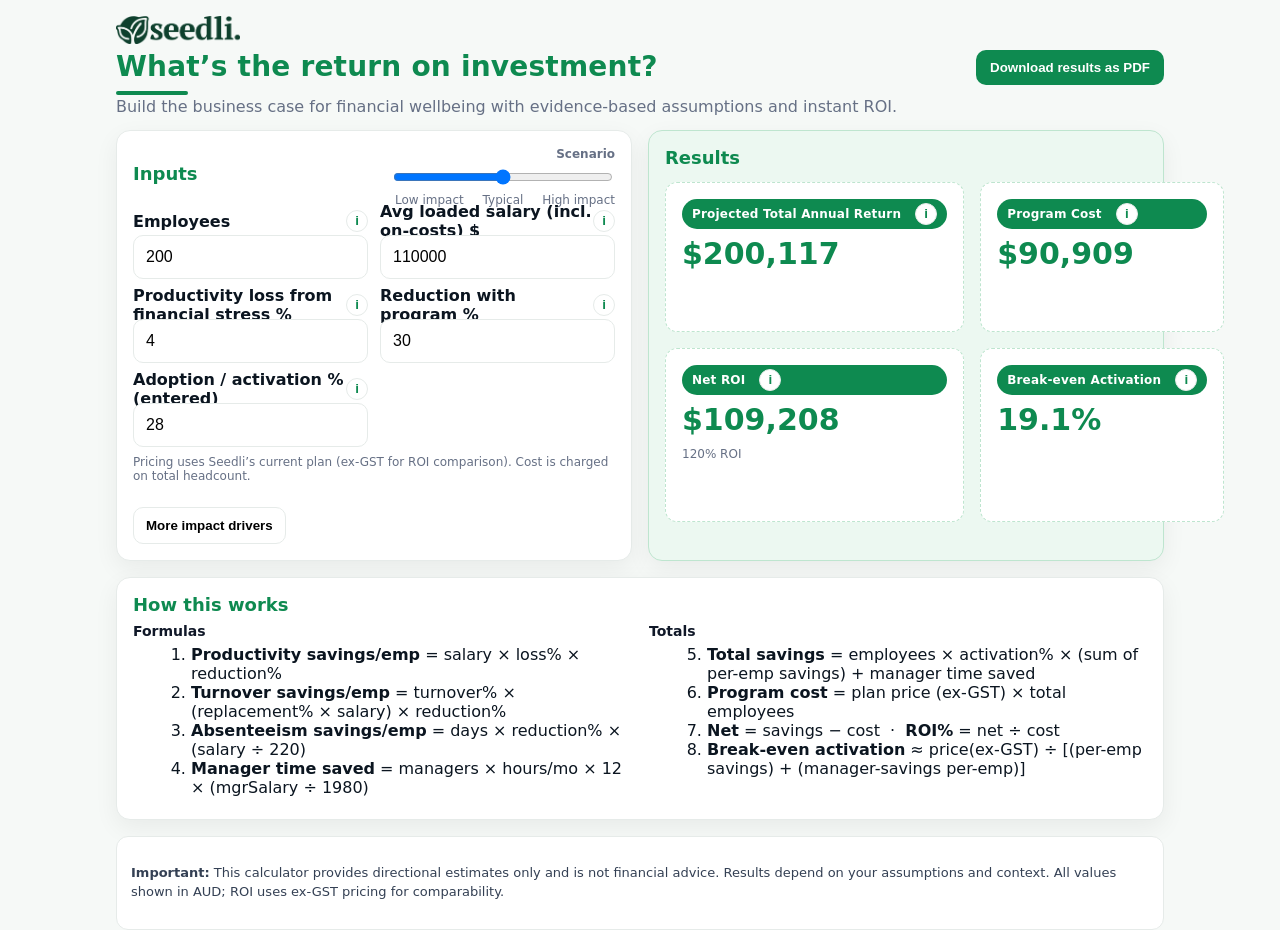
<file: index.html>
<!doctype html>
<html lang="en" data-color-scheme="seedli">
<head>
  <meta charset="utf-8" />
  <meta name="viewport" content="width=device-width,initial-scale=1" />
  <title>Seedli — Financial Wellbeing ROI Calculator</title>
  <meta name="theme-color" content="#0E8A50" />
  <link rel="stylesheet" href="assets/styles.css" />
  <style>
    /* One-page A4 print */
    @page { size: A4; margin: 10mm; }
    @media print{
      .no-print, .adv, .info, .negative-hint { display:none !important; }
      body{ background:#fff !important; }
      .wrap{ max-width:960px; padding:0; }
      .card{ box-shadow:none !important; border-color:#e5e7eb !important; padding:10px !important; }
      .out-2x2{ gap:10px !important; }
      .kval{ font-size:20px !important; }
      .how h4{ font-size:12px !important; }
      .how ol{ font-size:12px !important; }
      .avoid-break{ break-inside: avoid; page-break-inside: avoid; }
      .tip-pop{ display:none !important; }
    }
  </style>
</head>
<body>
  <header class="site-head">
    <img class="brand" id="brandLogo" src="assets/seedli-logo.png" alt="Seedli"/>
  </header>

  <main class="wrap" aria-labelledby="page-title">
    <header class="page-head">
      <div>
        <h1 id="page-title">What’s the return on investment?</h1>
        <span class="title-underline" aria-hidden="true"></span>
        <p class="lead">Build the business case for financial wellbeing with evidence-based assumptions and instant ROI.</p>
      </div>
      <div class="actions no-print">
        <button id="pdfBtn" class="btn">Download results as PDF</button>
      </div>
    </header>

    <section class="grid">
      <!-- Inputs -->
      <article class="card avoid-break left" aria-labelledby="inputs-title">
        <div class="input-head">
          <h2 id="inputs-title" class="card-title">Inputs</h2>

          <!-- 3-stop slider -->
          <div class="preset">
            <label class="preset-label" for="presetRange">Scenario</label>
            <input id="presetRange" type="range" min="0" max="2" step="1" value="1" class="preset-range no-print" />
            <div class="preset-marks no-print">
              <span>Low impact</span><span>Typical</span><span>High impact</span>
            </div>
          </div>
        </div>

        <!-- Core inputs -->
        <div class="inputs-grid">
          <div class="field">
            <div class="field-top">
              <label for="employees">Employees</label>
              <button class="info" data-tip="tip-employees" aria-label="About employees">i</button>
            </div>
            <input id="employees" type="number" inputmode="numeric" value="200" min="1" step="1" />
            <div id="tip-employees" class="tip-pop">Total staff in scope. Use headcount, not FTE.</div>
          </div>

          <div class="field">
            <div class="field-top">
              <label for="salary">Avg loaded salary (incl. on-costs) $</label>
              <button class="info" data-tip="tip-salary" aria-label="About salary">i</button>
            </div>
            <input id="salary" type="number" inputmode="numeric" value="110000" min="0" step="500" />
            <div id="tip-salary" class="tip-pop">Base salary + super, leave, payroll tax, insurance.</div>
          </div>

          <div class="field">
            <div class="field-top">
              <label for="lossPct">Productivity loss from financial stress %</label>
              <button class="info" data-tip="tip-loss" aria-label="About productivity loss">i</button>
            </div>
            <input id="lossPct" type="number" inputmode="decimal" value="4.0" min="0" max="20" step="0.1" />
            <div id="tip-loss" class="tip-pop">Estimated % of work value lost (absenteeism + presenteeism). Typical planning range 3–5%.</div>
          </div>

          <div class="field">
            <div class="field-top">
              <label for="reductionPct">Reduction with program %</label>
              <button class="info" data-tip="tip-reduction" aria-label="About reduction with program">i</button>
            </div>
            <input id="reductionPct" type="number" inputmode="numeric" value="30" min="0" max="100" step="1" />
            <div id="tip-reduction" class="tip-pop">Expected reduction in stress-related loss after Seedli is in place. Plan 20–35% based on rollout maturity.</div>
          </div>

          <div class="field">
            <div class="field-top">
              <label for="adoptionPct">Adoption / activation % (entered)</label>
              <button class="info" data-tip="tip-adoption" aria-label="About adoption">i</button>
            </div>
            <input id="adoptionPct" type="number" inputmode="numeric" value="28" min="0" max="100" step="1" />
            <div id="tip-adoption" class="tip-pop">We treat activation as “any Seedli use” (coaching, workshops, tools, content). Calculator uses <b>effective activation</b> = entered × 1.5, capped at 45%.</div>
          </div>
        </div>

        <p class="muted small lock-note">Pricing uses Seedli’s current plan (ex-GST for ROI comparison). Cost is charged on total headcount.</p>

        <!-- Advanced -->
        <button class="adv-toggle no-print" aria-expanded="false" aria-controls="adv">More impact drivers</button>
        <div class="adv" id="adv">
          <h3 class="adv-title">Turnover</h3>
          <div class="inputs-grid">
            <div class="field">
              <div class="field-top">
                <label for="turnoverRate">Turnover rate %</label>
                <button class="info" data-tip="tip-trate">i</button>
              </div>
              <input id="turnoverRate" type="number" value="13" min="0" max="100" step="0.1" />
              <div id="tip-trate" class="tip-pop">Annual voluntary turnover for in-scope roles.</div>
            </div>
            <div class="field">
              <div class="field-top">
                <label for="turnoverReduction">Reduction with program %</label>
                <button class="info" data-tip="tip-tred">i</button>
              </div>
              <input id="turnoverReduction" type="number" value="10" min="0" max="100" step="0.1" />
              <div id="tip-tred" class="tip-pop">Expected relative reduction in exits among participants.</div>
            </div>
            <div class="field">
              <div class="field-top">
                <label for="replacementPct">Replacement cost % of salary</label>
                <button class="info" data-tip="tip-repl">i</button>
              </div>
              <input id="replacementPct" type="number" value="50" min="0" max="200" step="1" />
              <div id="tip-repl" class="tip-pop">All-in backfill cost (recruitment, ramp, lost productivity). 40–60% is common.</div>
            </div>
          </div>

          <h3 class="adv-title">Absenteeism</h3>
          <div class="inputs-grid">
            <div class="field">
              <div class="field-top">
                <label for="daysAbsence">Absenteeism days / employee / year</label>
                <button class="info" data-tip="tip-adays">i</button>
              </div>
              <input id="daysAbsence" type="number" value="3.5" min="0" max="30" step="0.1" />
              <div id="tip-adays" class="tip-pop">Annual days lost to stress-related absence.</div>
            </div>
            <div class="field">
              <div class="field-top">
                <label for="absenceReduction">Reduction with program %</label>
                <button class="info" data-tip="tip-ared">i</button>
              </div>
              <input id="absenceReduction" type="number" value="15" min="0" max="100" step="0.1" />
              <div id="tip-ared" class="tip-pop">Expected reduction in days absent among participants.</div>
            </div>
          </div>

          <h3 class="adv-title">Manager time saved</h3>
          <div class="inputs-grid">
            <div class="field">
              <div class="field-top">
                <label for="managerRatio">Employees per manager</label>
                <button class="info" data-tip="tip-mratio">i</button>
              </div>
              <input id="managerRatio" type="number" value="10" min="1" step="1" />
              <div id="tip-mratio" class="tip-pop">Team size per manager (to estimate manager time saved).</div>
            </div>
            <div class="field">
              <div class="field-top">
                <label for="mgrHours">Hours saved / manager / month</label>
                <button class="info" data-tip="tip-mhrs">i</button>
              </div>
              <input id="mgrHours" type="number" value="1.0" min="0" step="0.1" />
              <div id="tip-mhrs" class="tip-pop">Time managers get back from fewer money-related escalations.</div>
            </div>
            <div class="field">
              <div class="field-top">
                <label for="mgrSalary">Avg manager salary $</label>
                <button class="info" data-tip="tip-msal">i</button>
              </div>
              <input id="mgrSalary" type="number" value="140000" min="0" step="500" />
              <div id="tip-msal" class="tip-pop">Used to value time saved (salary ÷ 1,980 hrs ≈ hourly rate).</div>
            </div>
          </div>
        </div>
      </article>

      <!-- Results -->
      <article class="card avoid-break right kpis" aria-labelledby="results-title">
        <div class="kpis-head">
          <h2 id="results-title" class="card-title">Results</h2>
        </div>

        <div class="out out-2x2">
          <section class="kbox">
            <div class="tag">
              Projected Total Annual Return
              <button class="info" data-tip="tip-savings">i</button>
            </div>
            <p id="savings" class="kval" role="status" aria-live="polite">$0</p>
            <div id="tip-savings" class="tip-pop">Sum of productivity, turnover, absenteeism and manager-time savings (weighted by activation).</div>
          </section>

          <section class="kbox">
            <div class="tag">
              Program Cost
              <button class="info" data-tip="tip-cost">i</button>
            </div>
            <p id="cost" class="kval" role="status" aria-live="polite">$0</p>
            <div id="tip-cost" class="tip-pop">Ex-GST. Plan price × total employees (charged company-wide).</div>
          </section>

          <section class="kbox">
            <div class="tag">
              Net ROI
              <button class="info" data-tip="tip-net">i</button>
            </div>
            <p id="net" class="kval" role="status" aria-live="polite">$0</p>
            <p id="roiPct" class="muted small"></p>
            <div id="tip-net" class="tip-pop">Annual return minus program cost. ROI% = Net ÷ Cost.</div>
            <p id="negHint" class="negative-hint"></p>
          </section>

          <section class="kbox">
            <div class="tag">
              Break-even Activation
              <button class="info" data-tip="tip-break">i</button>
            </div>
            <p id="breakeven" class="kval" role="status" aria-live="polite">—</p>
            <div id="tip-break" class="tip-pop">% of staff required so annual savings = program cost.</div>
          </section>
        </div>
      </article>

      <!-- How this works -->
      <aside class="card avoid-break span12 how">
        <h2 class="card-title">How this works</h2>
        <div class="how-grid">
          <div>
            <h4>Formulas</h4>
            <ol>
              <li><b>Productivity savings/emp</b> = salary × loss% × reduction%</li>
              <li><b>Turnover savings/emp</b> = turnover% × (replacement% × salary) × reduction%</li>
              <li><b>Absenteeism savings/emp</b> = days × reduction% × (salary ÷ 220)</li>
              <li><b>Manager time saved</b> = managers × hours/mo × 12 × (mgrSalary ÷ 1980)</li>
            </ol>
          </div>
          <div>
            <h4>Totals</h4>
            <ol start="5">
              <li><b>Total savings</b> = employees × activation% × (sum of per-emp savings) + manager time saved</li>
              <li><b>Program cost</b> = plan price (ex-GST) × total employees</li>
              <li><b>Net</b> = savings − cost &nbsp;·&nbsp; <b>ROI%</b> = net ÷ cost</li>
              <li><b>Break-even activation</b> ≈ price(ex-GST) ÷ [(per-emp savings) + (manager-savings per-emp)]</li>
            </ol>
          </div>
        </div>
      </aside>

      <aside class="disclosure span12 avoid-break">
        <p><b>Important:</b> This calculator provides directional estimates only and is not financial advice. Results depend on your assumptions and context. All values shown in AUD; ROI uses ex-GST pricing for comparability.</p>
      </aside>
    </section>
  </main>

  <script src="assets/app.js"></script>
  <script>
    // Logo fallback: try SVG if PNG missing
    const logo = document.getElementById('brandLogo');
    if (logo){
      logo.onerror = () => {
        if(!logo.dataset.triedSvg){
          logo.dataset.triedSvg = '1';
          logo.src = 'assets/seedli-logo.svg';
        }else{
          logo.style.display = 'none';
        }
      };
    }
  </script>
</body>
</html>
</file>
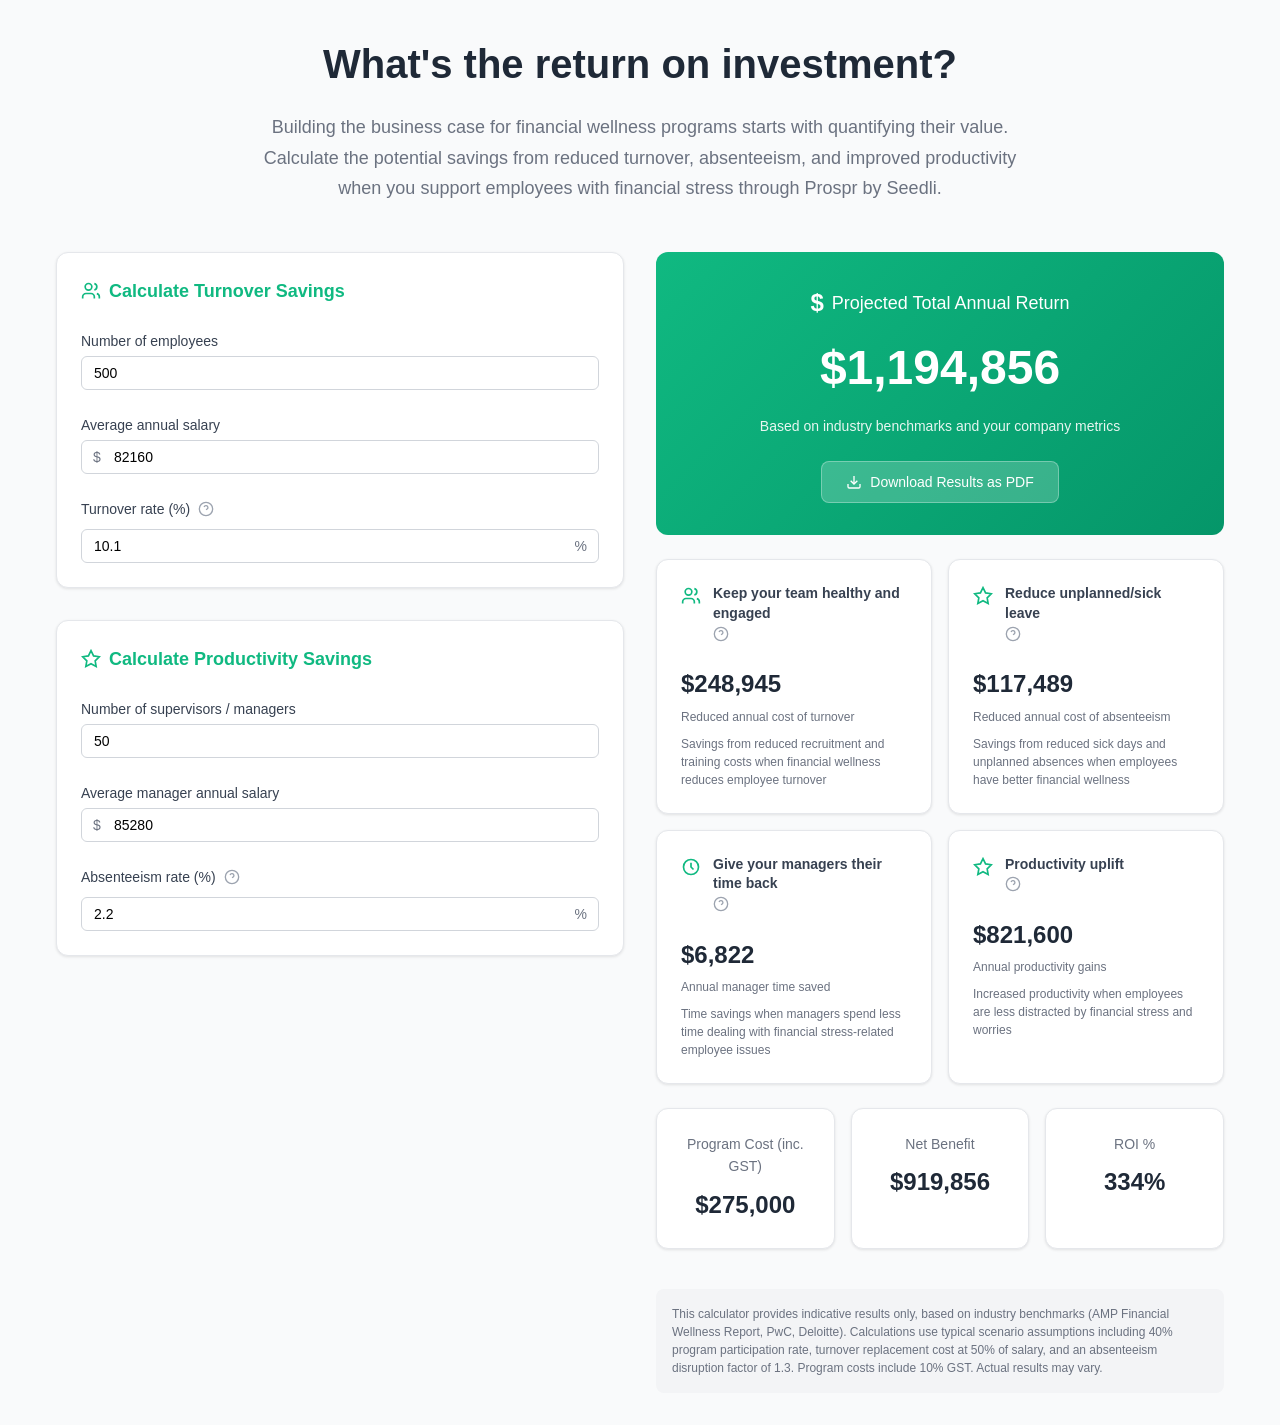
<file: index.singlefile.html>
<!DOCTYPE html>
<html lang="en">
<head>
    <meta charset="UTF-8">
    <meta name="viewport" content="width=device-width, initial-scale=1.0">
    <title>ROI Calculator - Return on Investment</title>
    <style>
/* Reset and base styles */
* {
    margin: 0;
    padding: 0;
    box-sizing: border-box;
}

body {
    font-family: -apple-system, BlinkMacSystemFont, 'Segoe UI', Roboto, 'Helvetica Neue', Arial, sans-serif;
    line-height: 1.6;
    color: #374151;
    background-color: #f9fafb;
}

.container {
    max-width: 1200px;
    margin: 0 auto;
    padding: 2rem 1rem;
}

/* Header styles */
.header {
    text-align: center;
    margin-bottom: 3rem;
}

.main-title {
    font-size: 2.5rem;
    font-weight: 700;
    color: #1f2937;
    margin-bottom: 1rem;
}

.subtitle {
    font-size: 1.125rem;
    color: #6b7280;
    max-width: 800px;
    margin: 0 auto;
    line-height: 1.7;
}

/* Calculator layout */
.calculator-layout {
    display: grid;
    grid-template-columns: 1fr 1fr;
    gap: 2rem;
    align-items: start;
}

@media (max-width: 768px) {
    .calculator-layout {
        grid-template-columns: 1fr;
    }
}

/* Input section styles */
.inputs-section {
    display: flex;
    flex-direction: column;
    gap: 2rem;
}

.input-group {
    background: white;
    border-radius: 12px;
    padding: 1.5rem;
    box-shadow: 0 1px 3px rgba(0, 0, 0, 0.1);
    border: 1px solid #e5e7eb;
}

.section-header {
    display: flex;
    align-items: center;
    gap: 0.5rem;
    margin-bottom: 1.5rem;
}

.section-icon {
    color: #10b981;
}

.section-title {
    font-size: 1.125rem;
    font-weight: 600;
    color: #10b981;
}

.form-group {
    margin-bottom: 1.5rem;
}

.form-group:last-child {
    margin-bottom: 0;
}

.form-label {
    display: block;
    font-size: 0.875rem;
    font-weight: 500;
    color: #374151;
    margin-bottom: 0.25rem;
}

.label-with-tooltip {
    display: flex;
    align-items: center;
    gap: 0.5rem;
    margin-bottom: 0.25rem;
}

.help-icon {
    color: #9ca3af;
    cursor: help;
}

.form-input {
    width: 100%;
    padding: 0.5rem 0.75rem;
    border: 1px solid #d1d5db;
    border-radius: 6px;
    font-size: 0.875rem;
    background: white;
    transition: border-color 0.2s, box-shadow 0.2s;
}

.form-input:focus {
    outline: none;
    border-color: #10b981;
    box-shadow: 0 0 0 3px rgba(16, 185, 129, 0.1);
}

.input-wrapper {
    position: relative;
    display: flex;
    align-items: center;
}

.input-prefix {
    position: absolute;
    left: 0.75rem;
    color: #6b7280;
    font-size: 0.875rem;
    pointer-events: none;
}

.input-suffix {
    position: absolute;
    right: 0.75rem;
    color: #6b7280;
    font-size: 0.875rem;
    pointer-events: none;
}

.with-prefix {
    padding-left: 2rem;
}

.with-suffix {
    padding-right: 2rem;
}

/* Results section styles */
.results-section {
    display: flex;
    flex-direction: column;
    gap: 1.5rem;
}

.total-return-card {
    background: linear-gradient(135deg, #10b981 0%, #059669 100%);
    border-radius: 12px;
    padding: 2rem;
    text-align: center;
    color: white;
}

.return-header {
    display: flex;
    align-items: center;
    justify-content: center;
    gap: 0.5rem;
    margin-bottom: 0.5rem;
}

.dollar-sign {
    font-size: 1.5rem;
    font-weight: 600;
}

.return-label {
    font-size: 1.125rem;
    font-weight: 500;
}

.return-amount {
    font-size: 3rem;
    font-weight: 700;
    margin-bottom: 0.5rem;
}

.return-subtitle {
    font-size: 0.875rem;
    opacity: 0.9;
    margin-bottom: 1.5rem;
}

.download-btn {
    display: inline-flex;
    align-items: center;
    gap: 0.5rem;
    background: rgba(255, 255, 255, 0.2);
    border: 1px solid rgba(255, 255, 255, 0.3);
    color: white;
    padding: 0.75rem 1.5rem;
    border-radius: 8px;
    font-size: 0.875rem;
    font-weight: 500;
    cursor: pointer;
    transition: background-color 0.2s;
}

.download-btn:hover {
    background: rgba(255, 255, 255, 0.3);
}

/* Benefits grid */
.benefits-grid {
    display: grid;
    grid-template-columns: 1fr 1fr;
    gap: 1rem;
}

@media (max-width: 640px) {
    .benefits-grid {
        grid-template-columns: 1fr;
    }
}

.benefit-card {
    background: white;
    border-radius: 12px;
    padding: 1.5rem;
    box-shadow: 0 1px 3px rgba(0, 0, 0, 0.1);
    border: 1px solid #e5e7eb;
}

.benefit-header {
    display: flex;
    align-items: flex-start;
    gap: 0.75rem;
    margin-bottom: 1rem;
}

.benefit-icon {
    color: #10b981;
    flex-shrink: 0;
    margin-top: 0.125rem;
}

.benefit-title {
    font-size: 0.875rem;
    font-weight: 600;
    color: #374151;
    line-height: 1.4;
}

.benefit-tooltip {
    margin-left: auto;
}

.benefit-amount {
    font-size: 1.5rem;
    font-weight: 700;
    color: #1f2937;
    margin-bottom: 0.25rem;
}

.benefit-label {
    font-size: 0.75rem;
    font-weight: 500;
    color: #6b7280;
    margin-bottom: 0.5rem;
}

.benefit-description {
    font-size: 0.75rem;
    color: #6b7280;
    line-height: 1.5;
}

/* Summary cards */
.summary-cards {
    display: grid;
    grid-template-columns: repeat(3, 1fr);
    gap: 1rem;
}

@media (max-width: 640px) {
    .summary-cards {
        grid-template-columns: 1fr;
    }
}

.summary-card {
    background: white;
    border-radius: 12px;
    padding: 1.5rem;
    text-align: center;
    box-shadow: 0 1px 3px rgba(0, 0, 0, 0.1);
    border: 1px solid #e5e7eb;
}

.summary-label {
    font-size: 0.875rem;
    color: #6b7280;
    margin-bottom: 0.5rem;
}

.summary-amount {
    font-size: 1.5rem;
    font-weight: 700;
    color: #1f2937;
}

/* Disclaimer */
.disclaimer {
    background: #f3f4f6;
    border-radius: 8px;
    padding: 1rem;
    margin-top: 1rem;
}

.disclaimer p {
    font-size: 0.75rem;
    color: #6b7280;
    line-height: 1.5;
}

/* Responsive adjustments */
@media (max-width: 768px) {
    .main-title {
        font-size: 2rem;
    }
    
    .return-amount {
        font-size: 2.5rem;
    }
    
    .benefit-amount {
        font-size: 1.25rem;
    }
    
    .summary-amount {
        font-size: 1.25rem;
    }
}

/* Tooltip styles */
.tooltip-wrapper {
    position: relative;
}

.tooltip-wrapper:hover::after {
    content: attr(data-tooltip);
    position: absolute;
    bottom: 100%;
    left: 50%;
    transform: translateX(-50%);
    background: #1f2937;
    color: white;
    padding: 0.5rem;
    border-radius: 4px;
    font-size: 0.75rem;
    white-space: nowrap;
    z-index: 10;
    margin-bottom: 0.25rem;
}

.tooltip-wrapper:hover::before {
    content: '';
    position: absolute;
    bottom: 100%;
    left: 50%;
    transform: translateX(-50%);
    border: 4px solid transparent;
    border-top-color: #1f2937;
    z-index: 10;
}
    </style>
</head>
<body>
    <div class="container">
        <header class="header">
            <h1 class="main-title">What's the return on investment?</h1>
            <p class="subtitle">
                Building the business case for financial wellness programs starts with quantifying their value.
                Calculate the potential savings from reduced turnover, absenteeism, and improved productivity
                when you support employees with financial stress through Prospr by Seedli.
            </p>
        </header>

        <div class="calculator-layout">
            <div class="inputs-section">
                <div class="input-group">
                    <div class="section-header">
                        <svg class="section-icon" width="20" height="20" viewBox="0 0 24 24" fill="none" stroke="currentColor" stroke-width="2">
                            <path d="M16 21v-2a4 4 0 0 0-4-4H6a4 4 0 0 0-4 4v2"></path>
                            <circle cx="9" cy="7" r="4"></circle>
                            <path d="M22 21v-2a4 4 0 0 0-3-3.87"></path>
                            <path d="M16 3.13a4 4 0 0 1 0 7.75"></path>
                        </svg>
                        <h2 class="section-title">Calculate Turnover Savings</h2>
                    </div>
                    
                    <div class="form-group">
                        <label for="employees" class="form-label">Number of employees</label>
                        <input type="text" id="employees" class="form-input" placeholder="Enter number of employees" value="500">
                    </div>

                    <div class="form-group">
                        <label for="avgSalary" class="form-label">Average annual salary</label>
                        <div class="input-wrapper">
                            <span class="input-prefix">$</span>
                            <input type="text" id="avgSalary" class="form-input with-prefix" placeholder="82160" value="82160">
                        </div>
                    </div>

                    <div class="form-group">
                        <div class="label-with-tooltip">
                            <label for="turnoverRate" class="form-label">Turnover rate (%)</label>
                            <div class="tooltip-wrapper">
                                <svg class="help-icon" width="16" height="16" viewBox="0 0 24 24" fill="none" stroke="currentColor" stroke-width="2">
                                    <circle cx="12" cy="12" r="10"></circle>
                                    <path d="M9.09 9a3 3 0 0 1 5.83 1c0 2-3 3-3 3"></path>
                                    <path d="M12 17h.01"></path>
                                </svg>
                            </div>
                        </div>
                        <div class="input-wrapper">
                            <input type="text" id="turnoverRate" class="form-input with-suffix" placeholder="0.0" value="10.1">
                            <span class="input-suffix">%</span>
                        </div>
                    </div>
                </div>

                <div class="input-group">
                    <div class="section-header">
                        <svg class="section-icon" width="20" height="20" viewBox="0 0 24 24" fill="none" stroke="currentColor" stroke-width="2">
                            <path d="M12 2l3.09 6.26L22 9.27l-5 4.87 1.18 6.88L12 17.77l-6.18 3.25L7 14.14 2 9.27l6.91-1.01L12 2z"></path>
                        </svg>
                        <h2 class="section-title">Calculate Productivity Savings</h2>
                    </div>

                    <div class="form-group">
                        <label for="managers" class="form-label">Number of supervisors / managers</label>
                        <input type="text" id="managers" class="form-input" placeholder="Enter number of managers" value="50">
                    </div>

                    <div class="form-group">
                        <label for="avgManagerSalary" class="form-label">Average manager annual salary</label>
                        <div class="input-wrapper">
                            <span class="input-prefix">$</span>
                            <input type="text" id="avgManagerSalary" class="form-input with-prefix" placeholder="85280" value="85280">
                        </div>
                    </div>

                    <div class="form-group">
                        <div class="label-with-tooltip">
                            <label for="absenteeismRate" class="form-label">Absenteeism rate (%)</label>
                            <div class="tooltip-wrapper">
                                <svg class="help-icon" width="16" height="16" viewBox="0 0 24 24" fill="none" stroke="currentColor" stroke-width="2">
                                    <circle cx="12" cy="12" r="10"></circle>
                                    <path d="M9.09 9a3 3 0 0 1 5.83 1c0 2-3 3-3 3"></path>
                                    <path d="M12 17h.01"></path>
                                </svg>
                            </div>
                        </div>
                        <div class="input-wrapper">
                            <input type="text" id="absenteeismRate" class="form-input with-suffix" placeholder="0.0" value="2.2">
                            <span class="input-suffix">%</span>
                        </div>
                    </div>
                </div>
            </div>

            <div class="results-section">
                <div class="total-return-card">
                    <div class="return-header">
                        <span class="dollar-sign">$</span>
                        <span class="return-label">Projected Total Annual Return</span>
                    </div>
                    <div class="return-amount" id="totalReturn">$878,426</div>
                    <p class="return-subtitle">Based on industry benchmarks and your company metrics</p>
                    <button class="download-btn">
                        <svg width="16" height="16" viewBox="0 0 24 24" fill="none" stroke="currentColor" stroke-width="2">
                            <path d="M21 15v4a2 2 0 0 1-2 2H5a2 2 0 0 1-2-2v-4"></path>
                            <polyline points="7,10 12,15 17,10"></polyline>
                            <line x1="12" y1="15" x2="12" y2="3"></line>
                        </svg>
                        Download Results as PDF
                    </button>
                </div>

                <div class="benefits-grid">
                    <div class="benefit-card">
                        <div class="benefit-header">
                            <svg class="benefit-icon" width="20" height="20" viewBox="0 0 24 24" fill="none" stroke="currentColor" stroke-width="2">
                                <path d="M16 21v-2a4 4 0 0 0-4-4H6a4 4 0 0 0-4 4v2"></path>
                                <circle cx="9" cy="7" r="4"></circle>
                                <path d="M22 21v-2a4 4 0 0 0-3-3.87"></path>
                                <path d="M16 3.13a4 4 0 0 1 0 7.75"></path>
                            </svg>
                            <div>
                                <h3 class="benefit-title">Keep your team healthy and engaged</h3>
                                <div class="benefit-tooltip">
                                    <svg class="help-icon" width="16" height="16" viewBox="0 0 24 24" fill="none" stroke="currentColor" stroke-width="2">
                                        <circle cx="12" cy="12" r="10"></circle>
                                        <path d="M9.09 9a3 3 0 0 1 5.83 1c0 2-3 3-3 3"></path>
                                        <path d="M12 17h.01"></path>
                                    </svg>
                                </div>
                            </div>
                        </div>
                        <div class="benefit-amount" id="turnoverSavings">$165,963</div>
                        <div class="benefit-label">Reduced annual cost of turnover</div>
                        <p class="benefit-description">Savings from reduced recruitment and training costs when financial wellness reduces employee turnover</p>
                    </div>

                    <div class="benefit-card">
                        <div class="benefit-header">
                            <svg class="benefit-icon" width="20" height="20" viewBox="0 0 24 24" fill="none" stroke="currentColor" stroke-width="2">
                                <path d="M12 2l3.09 6.26L22 9.27l-5 4.87 1.18 6.88L12 17.77l-6.18 3.25L7 14.14 2 9.27l6.91-1.01L12 2z"></path>
                            </svg>
                            <div>
                                <h3 class="benefit-title">Reduce unplanned/sick leave</h3>
                                <div class="benefit-tooltip">
                                    <svg class="help-icon" width="16" height="16" viewBox="0 0 24 24" fill="none" stroke="currentColor" stroke-width="2">
                                        <circle cx="12" cy="12" r="10"></circle>
                                        <path d="M9.09 9a3 3 0 0 1 5.83 1c0 2-3 3-3 3"></path>
                                        <path d="M12 17h.01"></path>
                                    </svg>
                                </div>
                            </div>
                        </div>
                        <div class="benefit-amount" id="absenteeismSavings">$46,996</div>
                        <div class="benefit-label">Reduced annual cost of absenteeism</div>
                        <p class="benefit-description">Savings from reduced sick days and unplanned absences when employees have better financial wellness</p>
                    </div>

                    <div class="benefit-card">
                        <div class="benefit-header">
                            <svg class="benefit-icon" width="20" height="20" viewBox="0 0 24 24" fill="none" stroke="currentColor" stroke-width="2">
                                <circle cx="12" cy="12" r="9"></circle>
                                <polyline points="12,7 12,12 15,15"></polyline>
                            </svg>
                            <div>
                                <h3 class="benefit-title">Give your managers their time back</h3>
                                <div class="benefit-tooltip">
                                    <svg class="help-icon" width="16" height="16" viewBox="0 0 24 24" fill="none" stroke="currentColor" stroke-width="2">
                                        <circle cx="12" cy="12" r="10"></circle>
                                        <path d="M9.09 9a3 3 0 0 1 5.83 1c0 2-3 3-3 3"></path>
                                        <path d="M12 17h.01"></path>
                                    </svg>
                                </div>
                            </div>
                        </div>
                        <div class="benefit-amount" id="managerTimeSaved">$8,187</div>
                        <div class="benefit-label">Annual manager time saved</div>
                        <p class="benefit-description">Time savings when managers spend less time dealing with financial stress-related employee issues</p>
                    </div>

                    <div class="benefit-card">
                        <div class="benefit-header">
                            <svg class="benefit-icon" width="20" height="20" viewBox="0 0 24 24" fill="none" stroke="currentColor" stroke-width="2">
                                <path d="M12 2l3.09 6.26L22 9.27l-5 4.87 1.18 6.88L12 17.77l-6.18 3.25L7 14.14 2 9.27l6.91-1.01L12 2z"></path>
                            </svg>
                            <div>
                                <h3 class="benefit-title">Productivity uplift</h3>
                                <div class="benefit-tooltip">
                                    <svg class="help-icon" width="16" height="16" viewBox="0 0 24 24" fill="none" stroke="currentColor" stroke-width="2">
                                        <circle cx="12" cy="12" r="10"></circle>
                                        <path d="M9.09 9a3 3 0 0 1 5.83 1c0 2-3 3-3 3"></path>
                                        <path d="M12 17h.01"></path>
                                    </svg>
                                </div>
                            </div>
                        </div>
                        <div class="benefit-amount" id="productivityGains">$657,280</div>
                        <div class="benefit-label">Annual productivity gains</div>
                        <p class="benefit-description">Increased productivity when employees are less distracted by financial stress and worries</p>
                    </div>
                </div>

                <div class="summary-cards">
                    <div class="summary-card">
                        <div class="summary-label">Program Cost (inc. GST)</div>
                        <div class="summary-amount" id="programCost">$275,000</div>
                    </div>
                    <div class="summary-card">
                        <div class="summary-label">Net Benefit</div>
                        <div class="summary-amount" id="netBenefit">$603,426</div>
                    </div>
                    <div class="summary-card">
                        <div class="summary-label">ROI %</div>
                        <div class="summary-amount" id="roiPercent">219%</div>
                    </div>
                </div>

                <div class="disclaimer">
                    <p>This calculator provides indicative results only, based on industry benchmarks (AMP Financial Wellness Report, PwC, Deloitte). Calculations use typical scenario assumptions including 40% program participation rate, turnover replacement cost at 50% of salary, and an absenteeism disruption factor of 1.3. Program costs include 10% GST. Actual results may vary.</p>
                </div>
            </div>
        </div>
    </div>

    <script>
// ROI Calculator Logic
// Based on industry benchmarks and typical scenario assumptions

class ROICalculator {
    constructor() {
        this.inputs = {
            employees: 500,
            avgSalary: 82160,
            turnoverRate: 10.1,
            managers: 50,
            avgManagerSalary: 85280,
            absenteeismRate: 2.2
        };
        
        // Industry benchmark constants
        this.constants = {
            participationRate: 0.40, // 40% program participation rate
            turnoverReplacementCost: 0.50, // 50% of salary
            absenteeismDisruptionFactor: 1.3, // Disruption factor
            gstRate: 0.10, // 10% GST
            programBaseCost: 250000, // Base program cost before GST
            managerTimePerEmployee: 2, // Hours per employee per year
            productivityImprovementRate: 0.05 // 5% productivity improvement
        };
        
        this.initializeEventListeners();
        this.calculate();
    }
    
    initializeEventListeners() {
        // Add event listeners to all input fields
        const inputs = ['employees', 'avgSalary', 'turnoverRate', 'managers', 'avgManagerSalary', 'absenteeismRate'];
        
        inputs.forEach(inputId => {
            const element = document.getElementById(inputId);
            if (element) {
                element.addEventListener('input', (e) => {
                    this.updateInput(inputId, e.target.value);
                });
                element.addEventListener('blur', (e) => {
                    this.formatInput(inputId, e.target);
                });
            }
        });
    }
    
    updateInput(inputId, value) {
        // Parse numeric value, handling commas and dollar signs
        const numericValue = parseFloat(value.replace(/[$,%]/g, '')) || 0;
        this.inputs[inputId] = numericValue;
        this.calculate();
    }
    
    formatInput(inputId, element) {
        // Format input values for display
        const value = this.inputs[inputId];
        
        if (inputId === 'avgSalary' || inputId === 'avgManagerSalary') {
            element.value = this.formatNumber(value, 0);
        } else if (inputId === 'turnoverRate' || inputId === 'absenteeismRate') {
            element.value = value.toFixed(1);
        } else {
            element.value = Math.round(value).toString();
        }
    }
    
    // Calculate turnover savings
    calculateTurnoverSavings() {
        const { employees, avgSalary, turnoverRate } = this.inputs;
        const { participationRate, turnoverReplacementCost } = this.constants;
        
        // Annual turnover without program
        const annualTurnover = employees * (turnoverRate / 100);
        
        // Turnover reduction from program (assuming 30% reduction for participants)
        const turnoverReduction = annualTurnover * participationRate * 0.30;
        
        // Cost savings from reduced turnover
        const turnoverSavings = turnoverReduction * avgSalary * turnoverReplacementCost;
        
        return Math.round(turnoverSavings);
    }
    
    // Calculate absenteeism savings
    calculateAbsenteeismSavings() {
        const { employees, avgSalary, absenteeismRate } = this.inputs;
        const { participationRate, absenteeismDisruptionFactor } = this.constants;
        
        // Annual absenteeism days without program
        const annualAbsenteeismDays = employees * (absenteeismRate / 100) * 250; // 250 working days
        
        // Absenteeism reduction from program (assuming 25% reduction for participants)
        const absenteeismReduction = annualAbsenteeismDays * participationRate * 0.25;
        
        // Cost savings from reduced absenteeism (daily salary + disruption factor)
        const dailySalary = avgSalary / 250;
        const absenteeismSavings = absenteeismReduction * dailySalary * absenteeismDisruptionFactor;
        
        return Math.round(absenteeismSavings);
    }
    
    // Calculate manager time savings
    calculateManagerTimeSavings() {
        const { employees, avgManagerSalary } = this.inputs;
        const { participationRate, managerTimePerEmployee } = this.constants;
        
        // Time saved per year (hours) from reduced financial stress issues
        const timeSavedHours = employees * participationRate * managerTimePerEmployee * 0.40; // 40% reduction
        
        // Hourly manager rate (assuming 2000 working hours per year)
        const hourlyRate = avgManagerSalary / 2000;
        
        // Manager time savings
        const managerTimeSavings = timeSavedHours * hourlyRate;
        
        return Math.round(managerTimeSavings);
    }
    
    // Calculate productivity gains
    calculateProductivityGains() {
        const { employees, avgSalary } = this.inputs;
        const { participationRate, productivityImprovementRate } = this.constants;
        
        // Productivity gains from reduced financial stress
        const productivityGains = employees * participationRate * avgSalary * productivityImprovementRate;
        
        return Math.round(productivityGains);
    }
    
    // Calculate program cost
    calculateProgramCost() {
        const { employees } = this.inputs;
        const { gstRate } = this.constants;
        
        // Base cost calculation (simplified - could be more complex based on employee tiers)
        const baseCost = Math.max(250000, employees * 500); // Minimum $250k or $500 per employee
        const programCost = baseCost * (1 + gstRate);
        
        return Math.round(programCost);
    }
    
    // Main calculation method
    calculate() {
        const turnoverSavings = this.calculateTurnoverSavings();
        const absenteeismSavings = this.calculateAbsenteeismSavings();
        const managerTimeSavings = this.calculateManagerTimeSavings();
        const productivityGains = this.calculateProductivityGains();
        const programCost = this.calculateProgramCost();
        
        const totalReturn = turnoverSavings + absenteeismSavings + managerTimeSavings + productivityGains;
        const netBenefit = totalReturn - programCost;
        const roiPercent = programCost > 0 ? Math.round((netBenefit / programCost) * 100) : 0;
        
        // Update display
        this.updateDisplay({
            totalReturn,
            turnoverSavings,
            absenteeismSavings,
            managerTimeSavings,
            productivityGains,
            programCost,
            netBenefit,
            roiPercent
        });
    }
    
    // Update display elements
    updateDisplay(results) {
        const elements = {
            totalReturn: document.getElementById('totalReturn'),
            turnoverSavings: document.getElementById('turnoverSavings'),
            absenteeismSavings: document.getElementById('absenteeismSavings'),
            managerTimeSaved: document.getElementById('managerTimeSaved'),
            productivityGains: document.getElementById('productivityGains'),
            programCost: document.getElementById('programCost'),
            netBenefit: document.getElementById('netBenefit'),
            roiPercent: document.getElementById('roiPercent')
        };
        
        // Update monetary values
        if (elements.totalReturn) elements.totalReturn.textContent = this.formatCurrency(results.totalReturn);
        if (elements.turnoverSavings) elements.turnoverSavings.textContent = this.formatCurrency(results.turnoverSavings);
        if (elements.absenteeismSavings) elements.absenteeismSavings.textContent = this.formatCurrency(results.absenteeismSavings);
        if (elements.managerTimeSaved) elements.managerTimeSaved.textContent = this.formatCurrency(results.managerTimeSavings);
        if (elements.productivityGains) elements.productivityGains.textContent = this.formatCurrency(results.productivityGains);
        if (elements.programCost) elements.programCost.textContent = this.formatCurrency(results.programCost);
        if (elements.netBenefit) elements.netBenefit.textContent = this.formatCurrency(results.netBenefit);
        if (elements.roiPercent) elements.roiPercent.textContent = results.roiPercent + '%';
    }
    
    // Format currency with Australian formatting
    formatCurrency(amount) {
        return '$' + this.formatNumber(amount, 0);
    }
    
    // Format number with thousands separators (Australian style)
    formatNumber(number, decimals = 0) {
        return number.toLocaleString('en-AU', {
            minimumFractionDigits: decimals,
            maximumFractionDigits: decimals
        });
    }
}

// Initialize calculator when DOM is loaded
document.addEventListener('DOMContentLoaded', function() {
    new ROICalculator();
    
    // Add download button functionality (placeholder)
    const downloadBtn = document.querySelector('.download-btn');
    if (downloadBtn) {
        downloadBtn.addEventListener('click', function() {
            alert('PDF download functionality would be implemented here');
        });
    }
});

// Add input formatting for better UX
document.addEventListener('DOMContentLoaded', function() {
    // Format salary inputs as user types
    const salaryInputs = ['avgSalary', 'avgManagerSalary'];
    salaryInputs.forEach(inputId => {
        const element = document.getElementById(inputId);
        if (element) {
            element.addEventListener('input', function(e) {
                let value = e.target.value.replace(/[^0-9]/g, '');
                if (value) {
                    // Add thousands separators as user types
                    value = parseInt(value).toLocaleString('en-AU');
                    e.target.value = value;
                }
            });
        }
    });
    
    // Format percentage inputs
    const percentInputs = ['turnoverRate', 'absenteeismRate'];
    percentInputs.forEach(inputId => {
        const element = document.getElementById(inputId);
        if (element) {
            element.addEventListener('input', function(e) {
                let value = e.target.value.replace(/[^0-9.]/g, '');
                // Limit to one decimal place
                const parts = value.split('.');
                if (parts.length > 2) {
                    value = parts[0] + '.' + parts[1];
                }
                if (parts[1] && parts[1].length > 1) {
                    value = parts[0] + '.' + parts[1].substring(0, 1);
                }
                e.target.value = value;
            });
        }
    });
});
    </script>
</body>
</html>
</file>
<file: assets/styles.css>
:root{
  --seedli-green:#0E8A50;
  --seedli-green-600:#0B6F40;
  --bg:#F6F9F7;
  --ink:#0B1520;
  --muted:#667085;
  --border:#E6EBE9;
  --card:#FFFFFF;
  --kpi-bg:#ECF8F1;
  --kpi-outline:#BEE5CF;
}

*{box-sizing:border-box}
html,body{height:100%}
body{ margin:0; font-family:system-ui,-apple-system,Segoe UI,Roboto,Arial,sans-serif; color:var(--ink); background:var(--bg); }

.site-head{ max-width:1080px; margin:16px auto 6px; padding:0 16px; display:flex; align-items:center; }
.brand{ height:28px; width:auto; display:block; }

.wrap{max-width:1080px;margin:0 auto 28px;padding:0 16px}
.page-head{display:flex;justify-content:space-between;align-items:flex-start;gap:12px;margin-bottom:14px}
.page-head h1{margin:0 0 8px;font-size:28px;color:var(--seedli-green);letter-spacing:.2px}
.lead{margin:2px 0 0;color:var(--muted)}
.title-underline{display:block;width:72px;height:4px;border-radius:3px;background:var(--seedli-green);}

.grid{display:grid;grid-template-columns:repeat(12,1fr);gap:16px}
.card{ background:var(--card); border:1px solid var(--border); border-radius:14px; box-shadow:0 8px 24px rgba(0,0,0,.06); padding:16px; }
.card-title{margin:0 0 8px;font-size:18px;color:var(--seedli-green)}
.left{grid-column:span 12}
.right{grid-column:span 12}
.span12{grid-column:span 12}
@media (min-width:980px){ .left{grid-column:span 6} .right{grid-column:span 6} }

.input-head{display:flex;justify-content:space-between;align-items:center;gap:12px}

.preset{display:flex;flex-direction:column;align-items:flex-end;gap:6px}
.preset-label{font-size:12px;color:var(--muted);align-self:flex-end}
.preset-range{width:220px}
.preset-marks{display:flex;justify-content:space-between;width:220px;font-size:12px;color:var(--muted)}

.inputs-grid{ display:grid; grid-template-columns: 1fr 1fr; gap:12px; }
@media(max-width:720px){ .inputs-grid{ grid-template-columns: 1fr; } }

.field{position:relative;display:flex;flex-direction:column}
.field-top{display:flex;align-items:center;justify-content:space-between;height:28px}
label{font-weight:800}
.info{
  width:22px;height:22px;border-radius:50%;
  background:#fff;border:1px solid var(--border);color:var(--seedli-green);
  font-weight:900;line-height:0;display:inline-flex;align-items:center;justify-content:center;cursor:pointer;
  flex:0 0 auto;
}
.info:focus{ outline:3px solid rgba(14,138,80,.25); outline-offset:2px; }

input[type="number"]{
  width:100%;padding:12px;border:1px solid var(--border);border-radius:10px;font-size:16px;background:#fff;height:44px;
}
input[type="number"]:focus, .btn:focus, .adv-toggle:focus{ outline:3px solid rgba(14,138,80,.25); outline-offset:2px; }

.tip-pop{
  position:absolute; z-index:9; top:30px; right:0;
  max-width:280px; background:#fff; border:1px solid var(--border); border-radius:10px;
  box-shadow:0 10px 24px rgba(0,0,0,.08); padding:10px; color:#475467; font-size:12px;
  display:none;
}
.field.show-tip .tip-pop, .kbox.show-tip .tip-pop{ display:block; }
.tip-pop b{color:#101828}

.muted{color:var(--muted)} .small{font-size:12px} .lock-note{margin-top:8px}

.adv-toggle{ margin-top:12px; background:#fff; border:1px solid var(--border); border-radius:10px; padding:10px 12px; font-weight:900; cursor:pointer }
.adv{ display:none; margin-top:12px;}
.adv.show{ display:block; }
.adv-title{ color:#0F172A; margin:8px 0 6px; font-size:13px; font-weight:800 }

.btn{ background:var(--seedli-green); color:#fff;border:0;border-radius:10px;padding:10px 14px;font-weight:900; cursor:pointer; transition:background .15s ease, transform .04s ease }
.btn:hover{background:var(--seedli-green-600)} .btn:active{transform:translateY(1px)}

.kpis{background:var(--kpi-bg);border:1px solid var(--kpi-outline)}
.kpis-head{display:flex;justify-content:space-between;align-items:center;margin-bottom:6px}

.out-2x2{ display:grid;grid-template-columns:1fr 1fr;gap:16px;align-items:stretch; }
@media(max-width:640px){ .out-2x2{grid-template-columns:1fr} }

.kbox{ position:relative;background:#fff;border:1px dashed var(--kpi-outline); border-radius:12px;padding:16px;display:flex;flex-direction:column; min-height:150px; }
.tag{ display:inline-flex;align-items:center;gap:6px; background:var(--seedli-green);color:#fff;border-radius:999px;padding:4px 10px; font-size:12px;font-weight:900;letter-spacing:.2px;line-height:1; white-space:nowrap; }
.kbox .info{ margin-left:8px }
.kval{ margin:10px 0 0; font-size:30px;font-weight:900;line-height:1; color:var(--seedli-green);white-space:nowrap; overflow:hidden; text-overflow:ellipsis; }

.how .how-grid{ display:grid; grid-template-columns:1fr 1fr; gap:18px; }
.how h4{ margin:0 0 6px; color:#101828; font-size:14px }
.how ol{ margin:0 0 6px 18px }
.disclosure{ background:#fff;border:1px solid var(--border);border-radius:12px;padding:14px; color:#344054;font-size:13px;line-height:1.45; }
</file>
